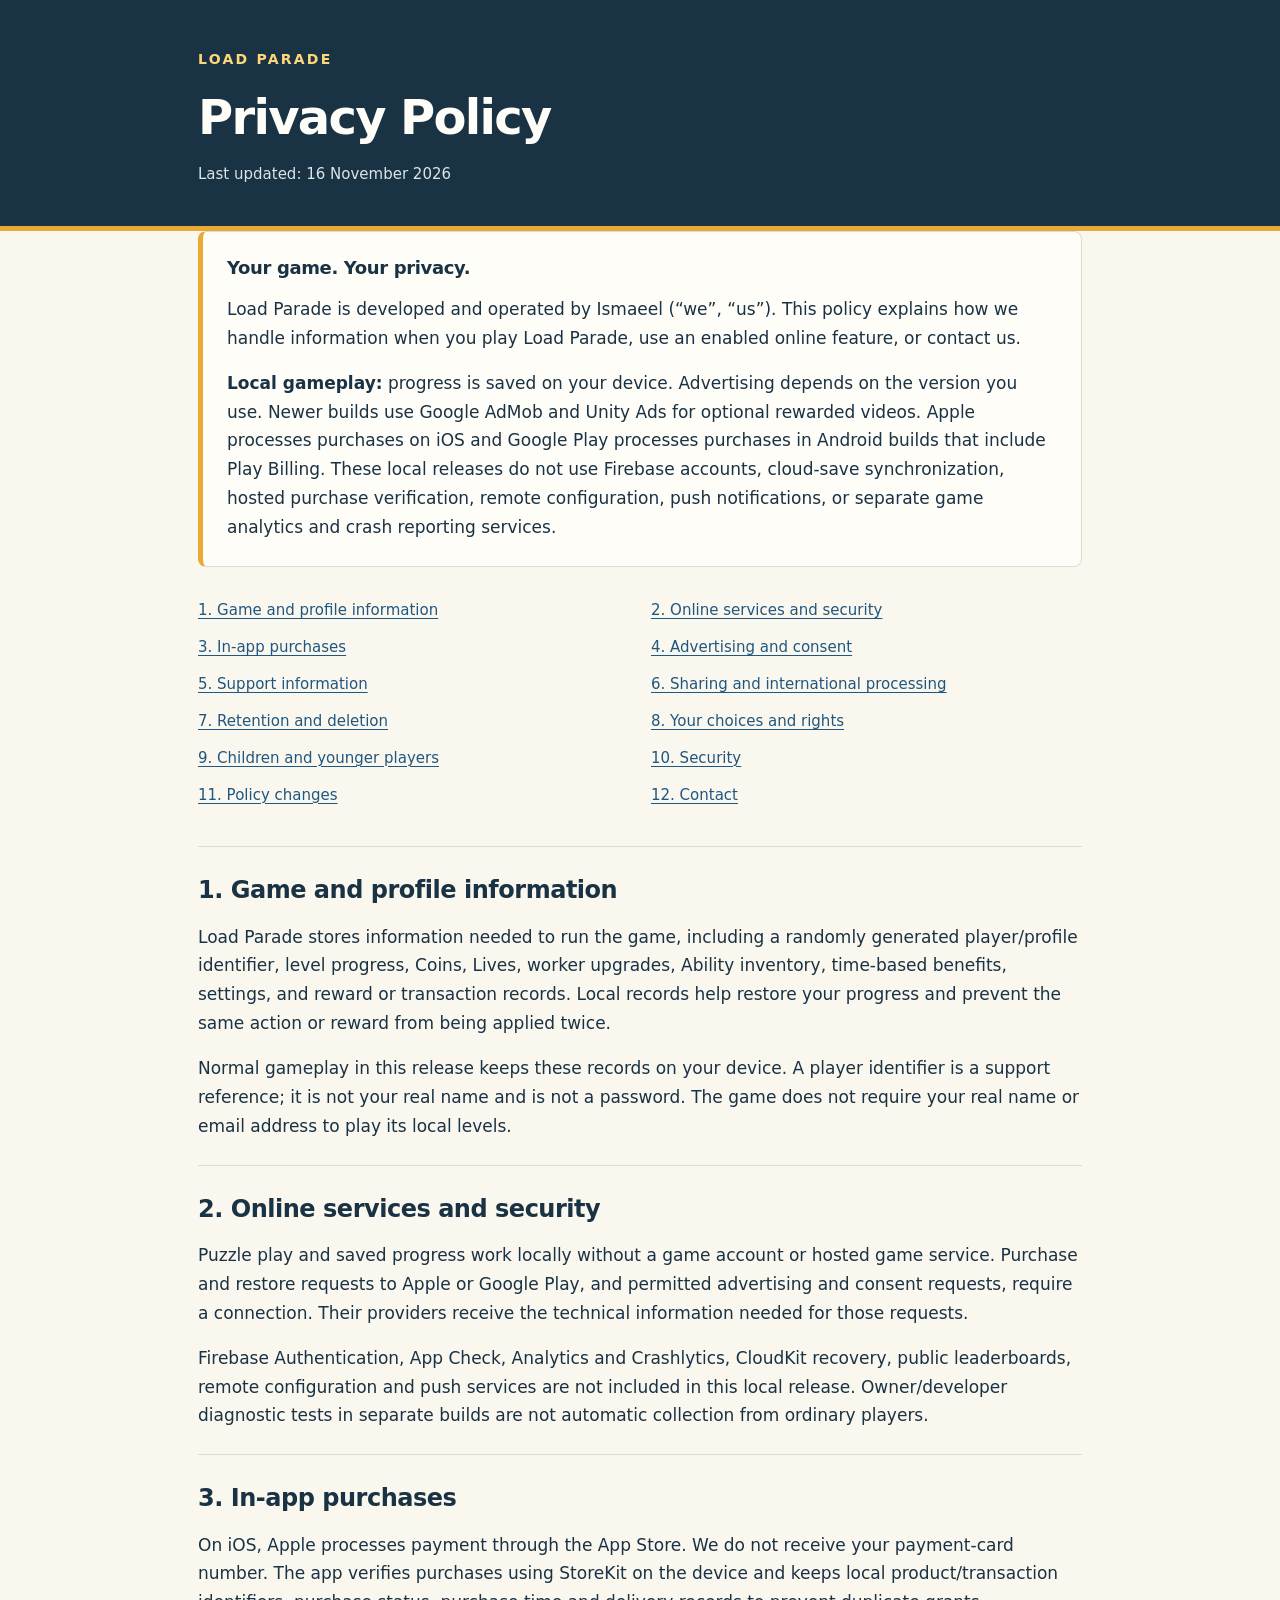
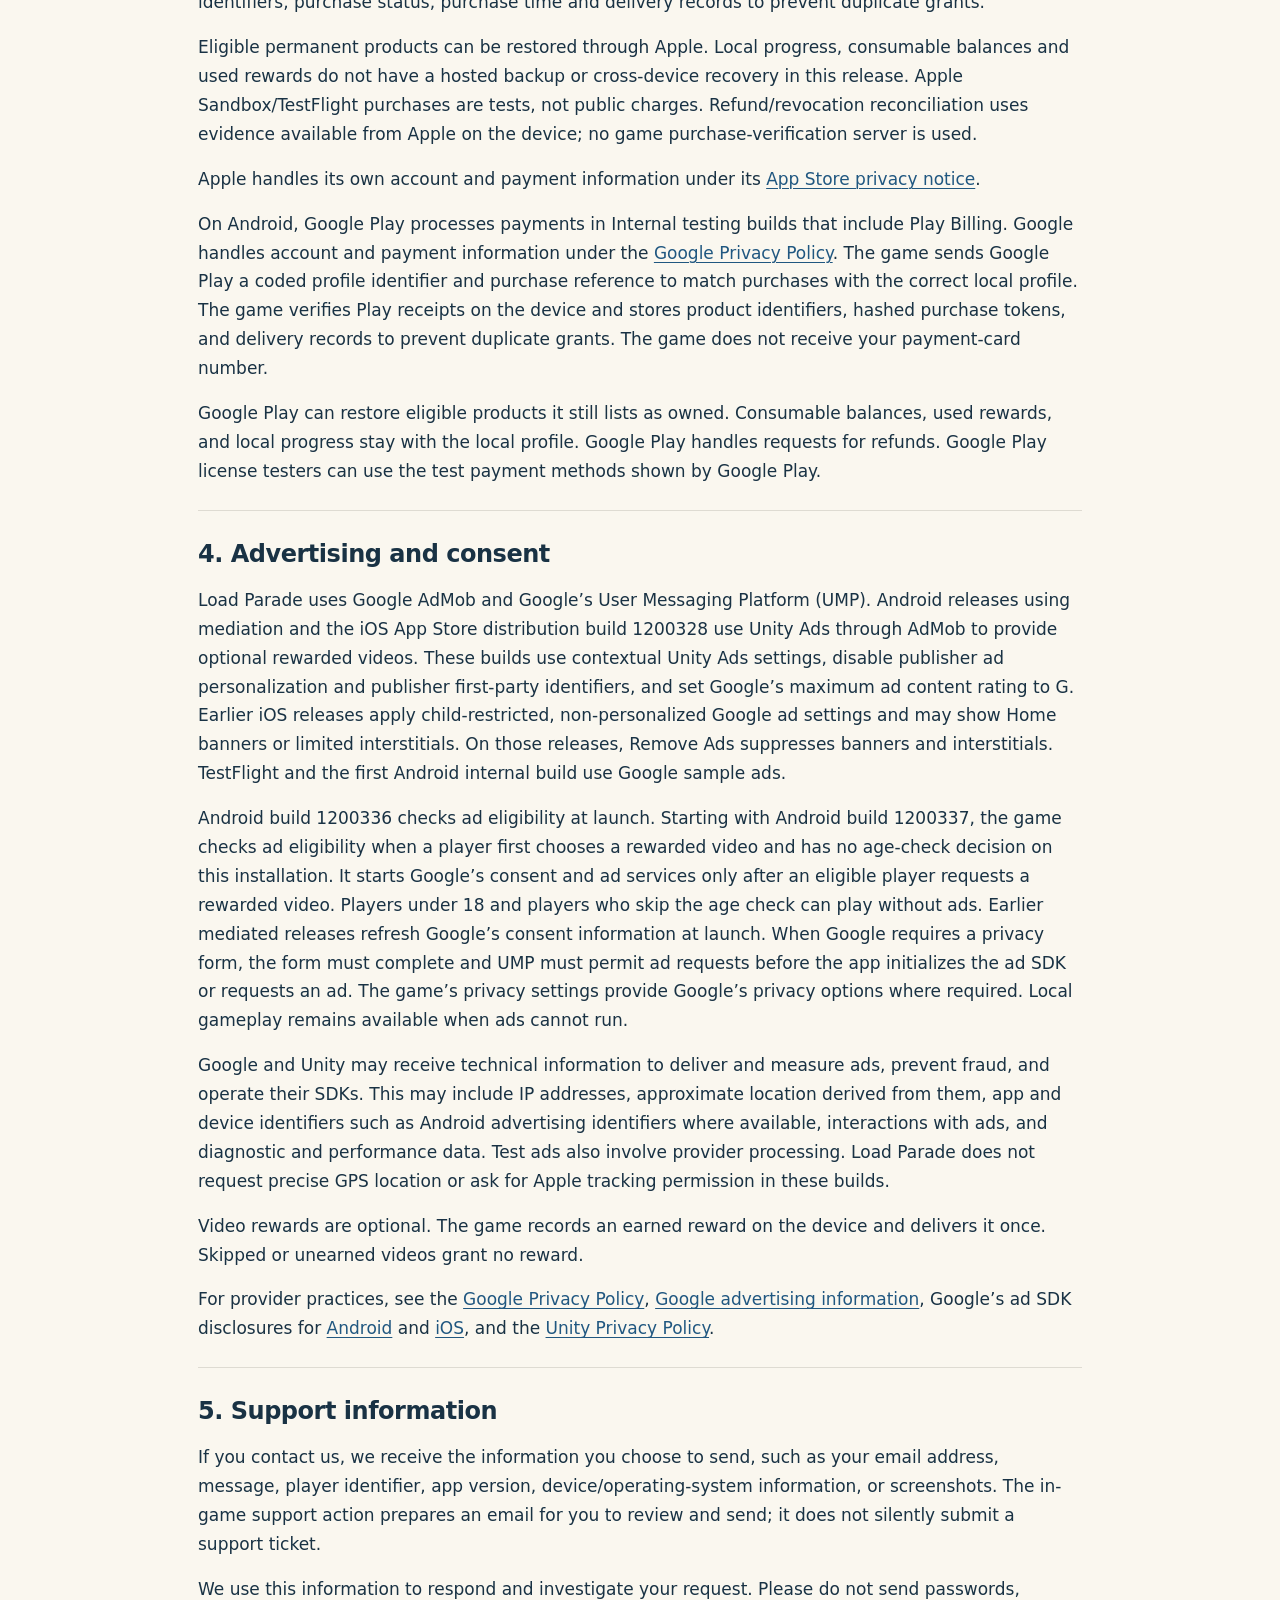
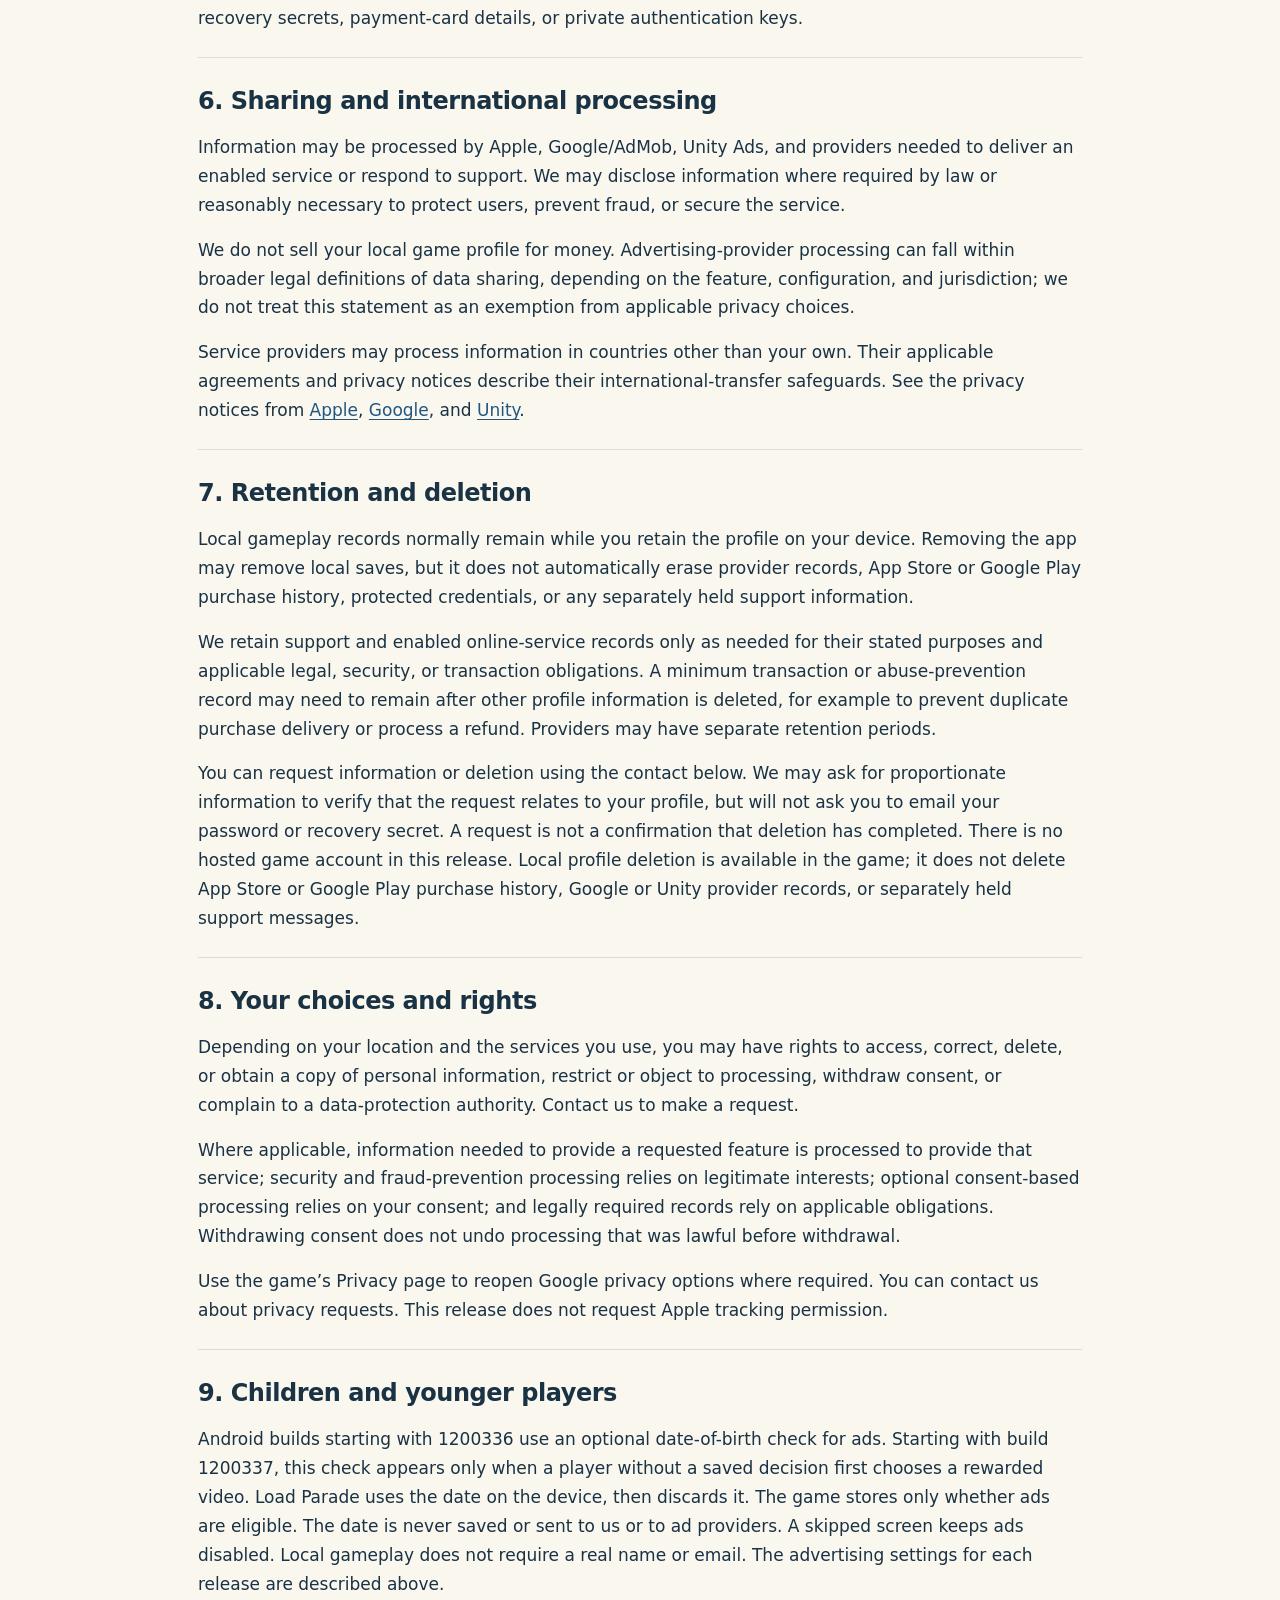
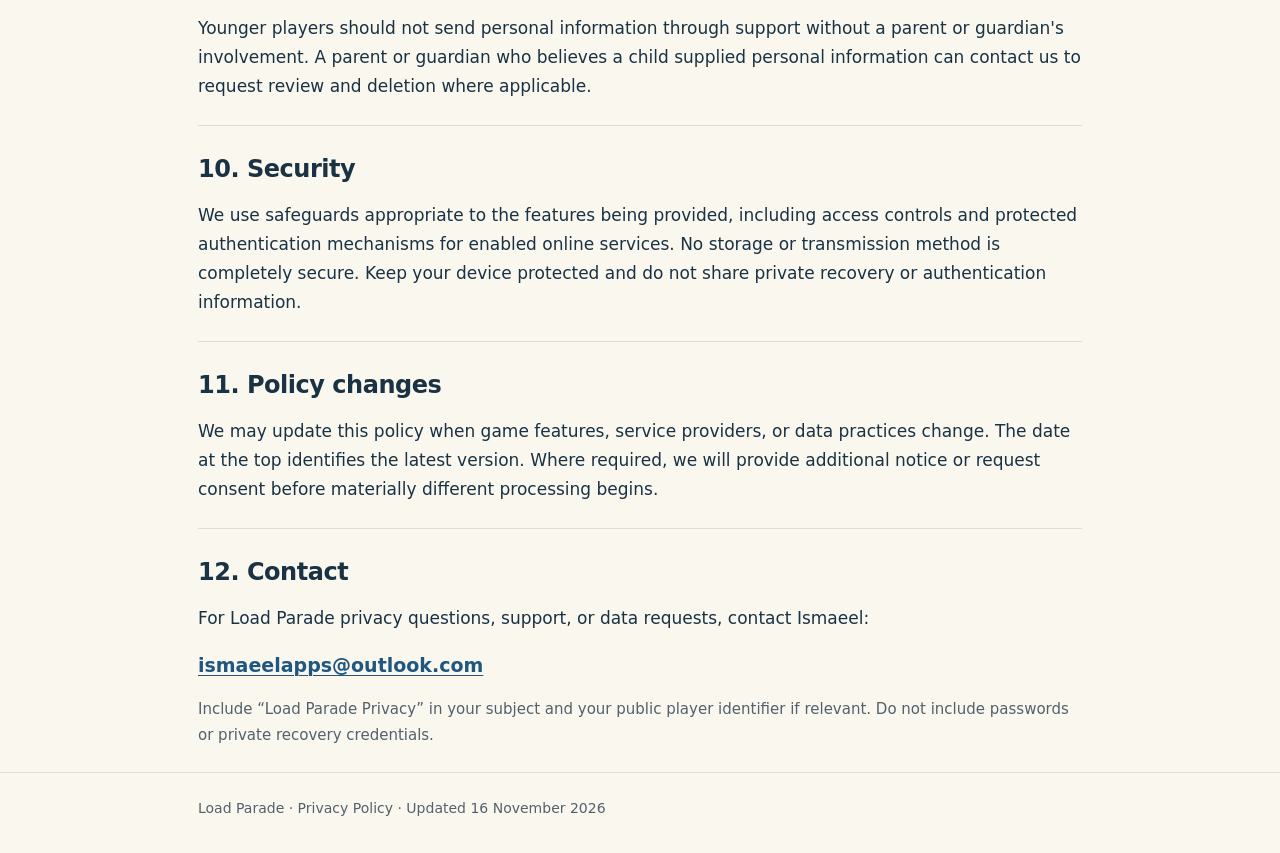
<file: loadparade/privacypolicy/index.html>
<!doctype html>
<html lang="en">
<head>
  <meta charset="utf-8">
  <meta name="viewport" content="width=device-width, initial-scale=1">
  <meta name="description" content="Privacy Policy for Load Parade: game saves, optional online services, purchases, advertising, privacy choices, and contact details.">
  <meta name="color-scheme" content="light">
  <title>Load Parade · Privacy Policy</title>
  <style>
    :root{--ink:#193244;--muted:#52616b;--cream:#faf7ef;--paper:#fffdf8;--amber:#e9aa35;--line:#dedbd2;--blue:#205780}
    *{box-sizing:border-box}html{scroll-padding-top:24px}body{margin:0;background:var(--cream);color:var(--ink);font:17px/1.7 system-ui,-apple-system,BlinkMacSystemFont,"Segoe UI",sans-serif}a{color:var(--blue);text-decoration-thickness:1px;text-underline-offset:3px}a:hover{text-decoration-thickness:2px}a:focus-visible{outline:3px solid var(--amber);outline-offset:4px}.skip{position:absolute;left:16px;top:-100px;padding:10px;background:white}.skip:focus{top:12px;z-index:2}.masthead{background:var(--ink);border-bottom:5px solid var(--amber);color:var(--paper)}.wrap{max-width:940px;margin:auto;padding:0 28px}.masthead .wrap{padding-top:48px;padding-bottom:38px}.brand{margin:0 0 18px;letter-spacing:.16em;font-size:14px;font-weight:800;color:#ffd77b}h1{font-size:clamp(32px,6vw,48px);line-height:1.13;letter-spacing:-.035em;margin:0 0 18px}h2{font-size:24px;line-height:1.3;margin:0 0 16px;letter-spacing:-.02em}.date{color:#dbe4e7;margin:0;font-size:15px}main{padding:32px 0 12px}p{margin:0 0 16px}ul{padding-left:22px;margin:12px 0 20px}li{margin-bottom:8px}.summary{padding:24px;background:var(--paper);border:1px solid var(--line);border-left:5px solid var(--amber);border-radius:8px;margin-bottom:28px}.summary h2{font-size:18px}.summary p:last-child{margin-bottom:0}nav{margin-bottom:38px}nav ul{list-style:none;padding:0;display:grid;grid-template-columns:1fr 1fr;gap:8px 22px}nav li{margin:0}nav a{font-size:15px}section{border-top:1px solid var(--line);padding:28px 0 8px;overflow-wrap:anywhere}.provider{padding:18px 20px;background:var(--paper);border:1px solid var(--line);border-radius:8px;margin-bottom:18px}.provider h3{font-size:18px;line-height:1.4;margin:0 0 8px}.provider p:last-child{margin:0}footer{border-top:1px solid var(--line);padding:24px 0 32px;font-size:14px;color:var(--muted)}.contact{font-size:19px;font-weight:650}.small{font-size:15px;color:var(--muted)}
    @media(max-width:560px){.wrap{padding-left:20px;padding-right:20px}.masthead .wrap{padding-top:32px;padding-bottom:28px}nav ul{grid-template-columns:1fr}body{font-size:16px}.summary{padding:18px}h2{font-size:22px}}
    @media print{body{background:white;color:black;font-size:11pt}.masthead{background:white;color:black;border-bottom:2px solid black}.brand,.date{color:black}.masthead .wrap{padding-top:10px;padding-bottom:15px}nav,.skip{display:none}.wrap{max-width:none;padding:0}.summary,.provider{background:white;border-color:#aaa}a{color:black}h1{font-size:26pt}h2{font-size:16pt}h2,h3{break-after:avoid}footer{padding-bottom:0}}
  </style>
</head>
<body>
<a class="skip" href="#policy">Skip to policy</a>
<header class="masthead"><div class="wrap">
  <p class="brand">LOAD PARADE</p>
  <h1>Privacy Policy</h1>
  <p class="date">Last updated: <time datetime="2026-11-16">16 November 2026</time></p>
</div></header>
<main id="policy" class="wrap">
  <div class="summary">
    <h2>Your game. Your privacy.</h2>
    <p>Load Parade is developed and operated by Ismaeel (“we”, “us”). This policy explains how we handle information when you play Load Parade, use an enabled online feature, or contact us.</p>
    <p><strong>Local gameplay:</strong> progress is saved on your device. Advertising depends on the version you use. Newer builds use Google AdMob and Unity Ads for optional rewarded videos. Apple processes purchases on iOS and Google Play processes purchases in Android builds that include Play Billing. These local releases do not use Firebase accounts, cloud-save synchronization, hosted purchase verification, remote configuration, push notifications, or separate game analytics and crash reporting services.</p>
  </div>
  <nav aria-label="Policy contents"><ul>
    <li><a href="#game-data">1. Game and profile information</a></li>
    <li><a href="#online">2. Online services and security</a></li>
    <li><a href="#purchases">3. In-app purchases</a></li>
    <li><a href="#advertising">4. Advertising and consent</a></li>
    <li><a href="#support">5. Support information</a></li>
    <li><a href="#sharing">6. Sharing and international processing</a></li>
    <li><a href="#retention">7. Retention and deletion</a></li>
    <li><a href="#choices">8. Your choices and rights</a></li>
    <li><a href="#children">9. Children and younger players</a></li>
    <li><a href="#security">10. Security</a></li>
    <li><a href="#changes">11. Policy changes</a></li>
    <li><a href="#contact">12. Contact</a></li>
  </ul></nav>

  <section id="game-data"><h2>1. Game and profile information</h2>
    <p>Load Parade stores information needed to run the game, including a randomly generated player/profile identifier, level progress, Coins, Lives, worker upgrades, Ability inventory, time-based benefits, settings, and reward or transaction records. Local records help restore your progress and prevent the same action or reward from being applied twice.</p>
    <p>Normal gameplay in this release keeps these records on your device. A player identifier is a support reference; it is not your real name and is not a password. The game does not require your real name or email address to play its local levels.</p>
  </section>

  <section id="online"><h2>2. Online services and security</h2>
<p>Puzzle play and saved progress work locally without a game account or hosted game service. Purchase and restore requests to Apple or Google Play, and permitted advertising and consent requests, require a connection. Their providers receive the technical information needed for those requests.</p>
<p>Firebase Authentication, App Check, Analytics and Crashlytics, CloudKit recovery, public leaderboards, remote configuration and push services are not included in this local release. Owner/developer diagnostic tests in separate builds are not automatic collection from ordinary players.</p>
  </section>

  <section id="purchases"><h2>3. In-app purchases</h2>
<p>On iOS, Apple processes payment through the App Store. We do not receive your payment-card number. The app verifies purchases using StoreKit on the device and keeps local product/transaction identifiers, purchase status, purchase time and delivery records to prevent duplicate grants.</p>
<p>Eligible permanent products can be restored through Apple. Local progress, consumable balances and used rewards do not have a hosted backup or cross-device recovery in this release. Apple Sandbox/TestFlight purchases are tests, not public charges. Refund/revocation reconciliation uses evidence available from Apple on the device; no game purchase-verification server is used.</p>
<p>Apple handles its own account and payment information under its <a href="https://www.apple.com/legal/privacy/data/en/appstore/">App Store privacy notice</a>.</p>
<p>On Android, Google Play processes payments in Internal testing builds that include Play Billing. Google handles account and payment information under the <a href="https://policies.google.com/privacy">Google Privacy Policy</a>. The game sends Google Play a coded profile identifier and purchase reference to match purchases with the correct local profile. The game verifies Play receipts on the device and stores product identifiers, hashed purchase tokens, and delivery records to prevent duplicate grants. The game does not receive your payment-card number.</p>
<p>Google Play can restore eligible products it still lists as owned. Consumable balances, used rewards, and local progress stay with the local profile. Google Play handles requests for refunds. Google Play license testers can use the test payment methods shown by Google Play.</p>
  </section>

  <section id="advertising"><h2>4. Advertising and consent</h2>
<p>Load Parade uses Google AdMob and Google’s User Messaging Platform (UMP). Android releases using mediation and the iOS App Store distribution build 1200328 use Unity Ads through AdMob to provide optional rewarded videos. These builds use contextual Unity Ads settings, disable publisher ad personalization and publisher first-party identifiers, and set Google’s maximum ad content rating to G. Earlier iOS releases apply child-restricted, non-personalized Google ad settings and may show Home banners or limited interstitials. On those releases, Remove Ads suppresses banners and interstitials. TestFlight and the first Android internal build use Google sample ads.</p>
<p>Android build 1200336 checks ad eligibility at launch. Starting with Android build 1200337, the game checks ad eligibility when a player first chooses a rewarded video and has no age-check decision on this installation. It starts Google’s consent and ad services only after an eligible player requests a rewarded video. Players under 18 and players who skip the age check can play without ads. Earlier mediated releases refresh Google’s consent information at launch. When Google requires a privacy form, the form must complete and UMP must permit ad requests before the app initializes the ad SDK or requests an ad. The game’s privacy settings provide Google’s privacy options where required. Local gameplay remains available when ads cannot run.</p>
<p>Google and Unity may receive technical information to deliver and measure ads, prevent fraud, and operate their SDKs. This may include IP addresses, approximate location derived from them, app and device identifiers such as Android advertising identifiers where available, interactions with ads, and diagnostic and performance data. Test ads also involve provider processing. Load Parade does not request precise GPS location or ask for Apple tracking permission in these builds.</p>
<p>Video rewards are optional. The game records an earned reward on the device and delivers it once. Skipped or unearned videos grant no reward.</p>
<p>For provider practices, see the <a href="https://policies.google.com/privacy">Google Privacy Policy</a>, <a href="https://policies.google.com/technologies/ads">Google advertising information</a>, Google’s ad SDK disclosures for <a href="https://developers.google.com/admob/android/privacy/play-data-disclosure">Android</a> and <a href="https://developers.google.com/admob/ios/privacy/data-disclosure">iOS</a>, and the <a href="https://unity.com/legal/privacy-policy">Unity Privacy Policy</a>.</p>
  </section>

  <section id="support"><h2>5. Support information</h2>
    <p>If you contact us, we receive the information you choose to send, such as your email address, message, player identifier, app version, device/operating-system information, or screenshots. The in-game support action prepares an email for you to review and send; it does not silently submit a support ticket.</p>
    <p>We use this information to respond and investigate your request. Please do not send passwords, recovery secrets, payment-card details, or private authentication keys.</p>
  </section>

  <section id="sharing"><h2>6. Sharing and international processing</h2>
    <p>Information may be processed by Apple, Google/AdMob, Unity Ads, and providers needed to deliver an enabled service or respond to support. We may disclose information where required by law or reasonably necessary to protect users, prevent fraud, or secure the service.</p>
    <p>We do not sell your local game profile for money. Advertising-provider processing can fall within broader legal definitions of data sharing, depending on the feature, configuration, and jurisdiction; we do not treat this statement as an exemption from applicable privacy choices.</p>
    <p>Service providers may process information in countries other than your own. Their applicable agreements and privacy notices describe their international-transfer safeguards. See the privacy notices from <a href="https://www.apple.com/legal/privacy/">Apple</a>, <a href="https://policies.google.com/privacy">Google</a>, and <a href="https://unity.com/legal/privacy-policy">Unity</a>.</p>
  </section>

  <section id="retention"><h2>7. Retention and deletion</h2>
    <p>Local gameplay records normally remain while you retain the profile on your device. Removing the app may remove local saves, but it does not automatically erase provider records, App Store or Google Play purchase history, protected credentials, or any separately held support information.</p>
    <p>We retain support and enabled online-service records only as needed for their stated purposes and applicable legal, security, or transaction obligations. A minimum transaction or abuse-prevention record may need to remain after other profile information is deleted, for example to prevent duplicate purchase delivery or process a refund. Providers may have separate retention periods.</p>
    <p>You can request information or deletion using the contact below. We may ask for proportionate information to verify that the request relates to your profile, but will not ask you to email your password or recovery secret. A request is not a confirmation that deletion has completed. There is no hosted game account in this release. Local profile deletion is available in the game; it does not delete App Store or Google Play purchase history, Google or Unity provider records, or separately held support messages.</p>
  </section>

  <section id="choices"><h2>8. Your choices and rights</h2>
    <p>Depending on your location and the services you use, you may have rights to access, correct, delete, or obtain a copy of personal information, restrict or object to processing, withdraw consent, or complain to a data-protection authority. Contact us to make a request.</p>
    <p>Where applicable, information needed to provide a requested feature is processed to provide that service; security and fraud-prevention processing relies on legitimate interests; optional consent-based processing relies on your consent; and legally required records rely on applicable obligations. Withdrawing consent does not undo processing that was lawful before withdrawal.</p>
    <p>Use the game’s Privacy page to reopen Google privacy options where required. You can contact us about privacy requests. This release does not request Apple tracking permission.</p>
  </section>

  <section id="children"><h2>9. Children and younger players</h2>
<p>Android builds starting with 1200336 use an optional date-of-birth check for ads. Starting with build 1200337, this check appears only when a player without a saved decision first chooses a rewarded video. Load Parade uses the date on the device, then discards it. The game stores only whether ads are eligible. The date is never saved or sent to us or to ad providers. A skipped screen keeps ads disabled. Local gameplay does not require a real name or email. The advertising settings for each release are described above.</p>
<p>Younger players should not send personal information through support without a parent or guardian's involvement. A parent or guardian who believes a child supplied personal information can contact us to request review and deletion where applicable.</p>
  </section>

  <section id="security"><h2>10. Security</h2>
    <p>We use safeguards appropriate to the features being provided, including access controls and protected authentication mechanisms for enabled online services. No storage or transmission method is completely secure. Keep your device protected and do not share private recovery or authentication information.</p>
  </section>

  <section id="changes"><h2>11. Policy changes</h2>
    <p>We may update this policy when game features, service providers, or data practices change. The date at the top identifies the latest version. Where required, we will provide additional notice or request consent before materially different processing begins.</p>
  </section>

  <section id="contact"><h2>12. Contact</h2>
    <p>For Load Parade privacy questions, support, or data requests, contact Ismaeel:</p>
    <p class="contact"><a href="mailto:ismaeelapps@outlook.com?subject=Load%20Parade%20Privacy">ismaeelapps@outlook.com</a></p>
    <p class="small">Include “Load Parade Privacy” in your subject and your public player identifier if relevant. Do not include passwords or private recovery credentials.</p>
  </section>
</main>
<footer><div class="wrap">Load Parade · Privacy Policy · Updated 16 November 2026</div></footer>
</body>
</html>
</file>
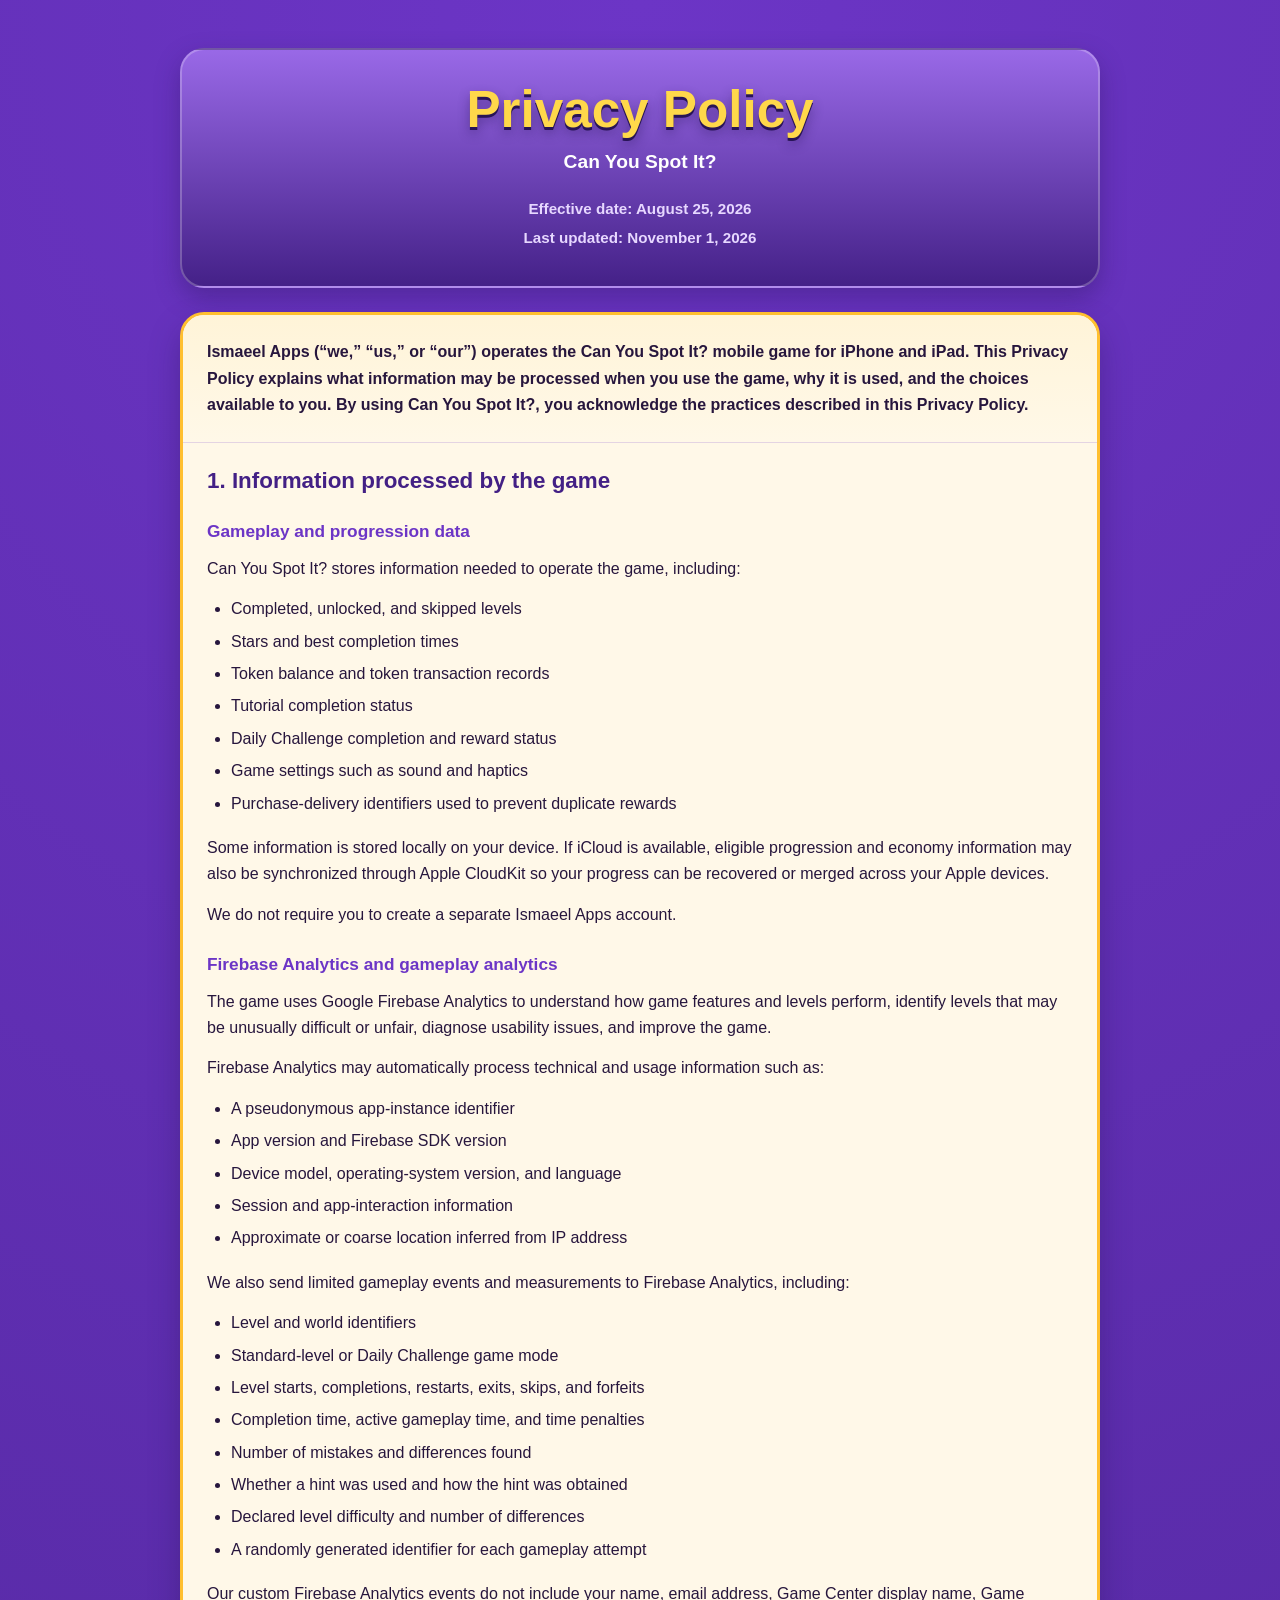
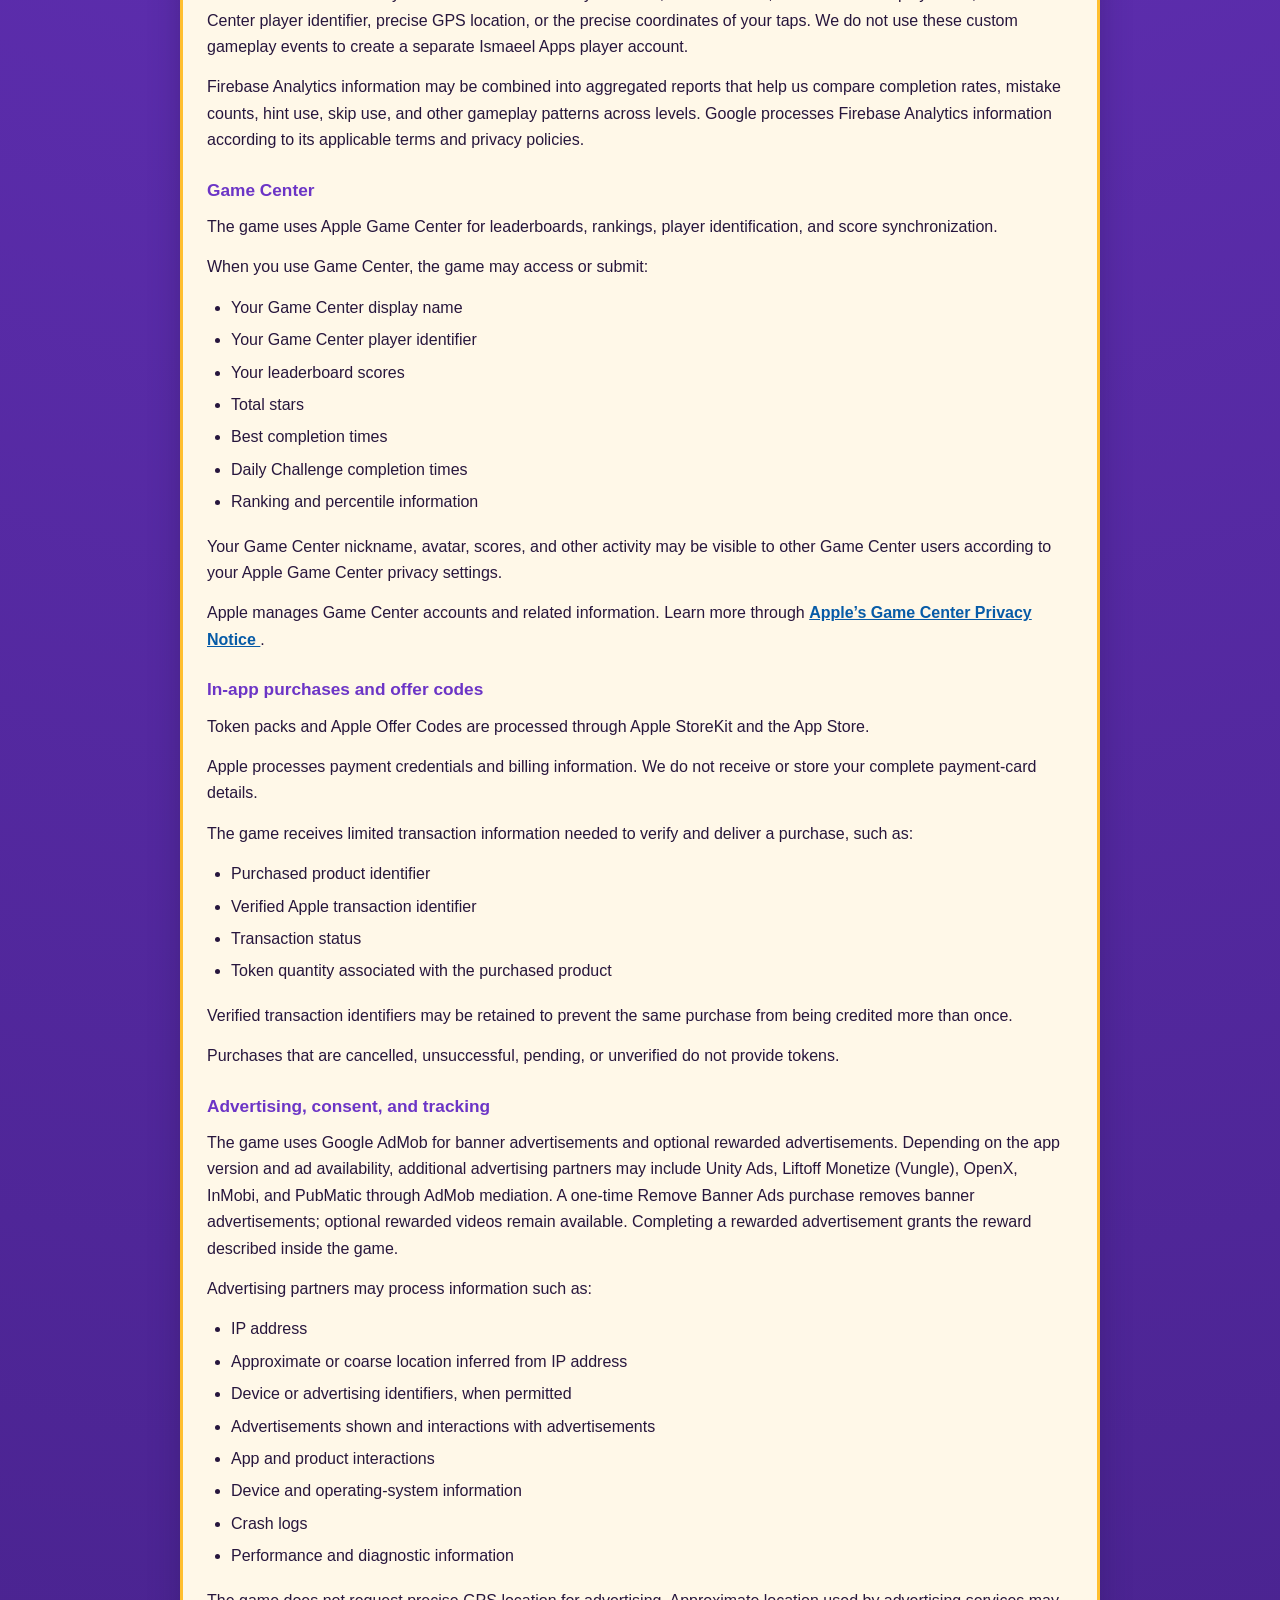
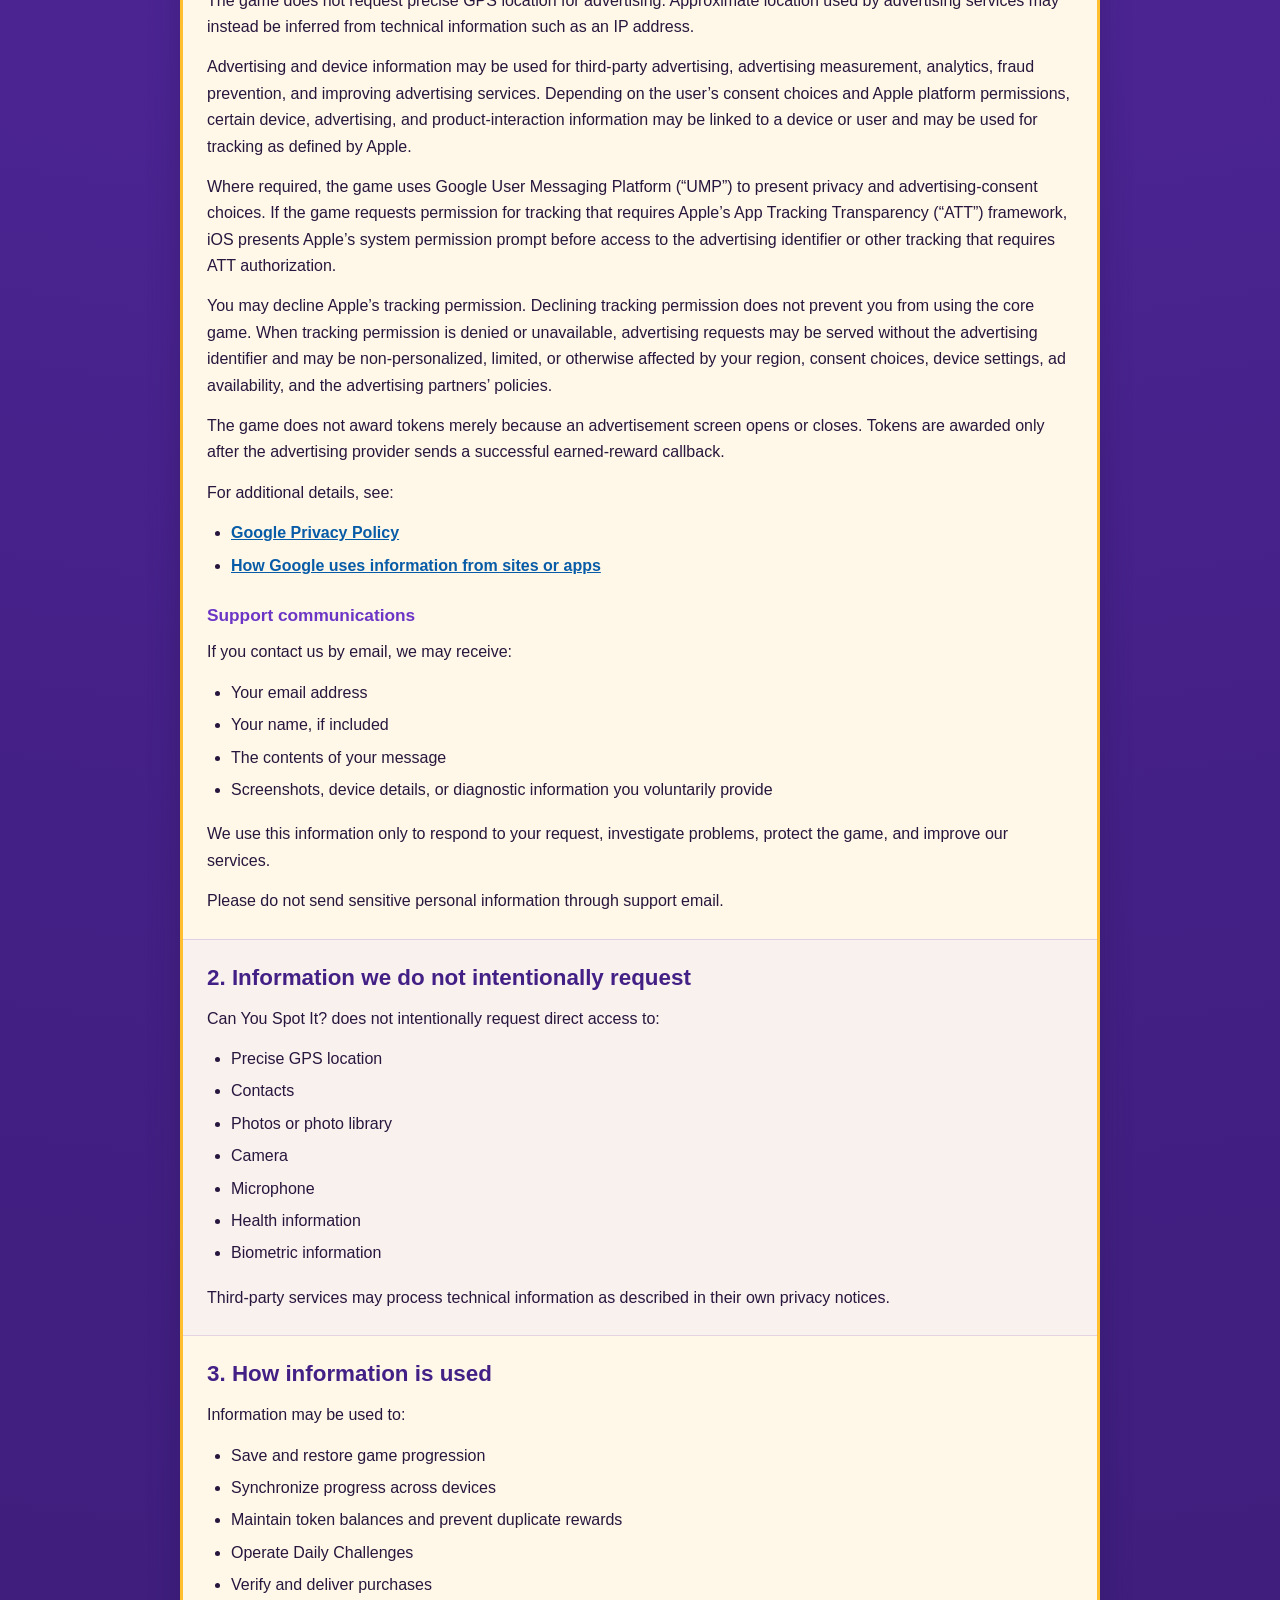
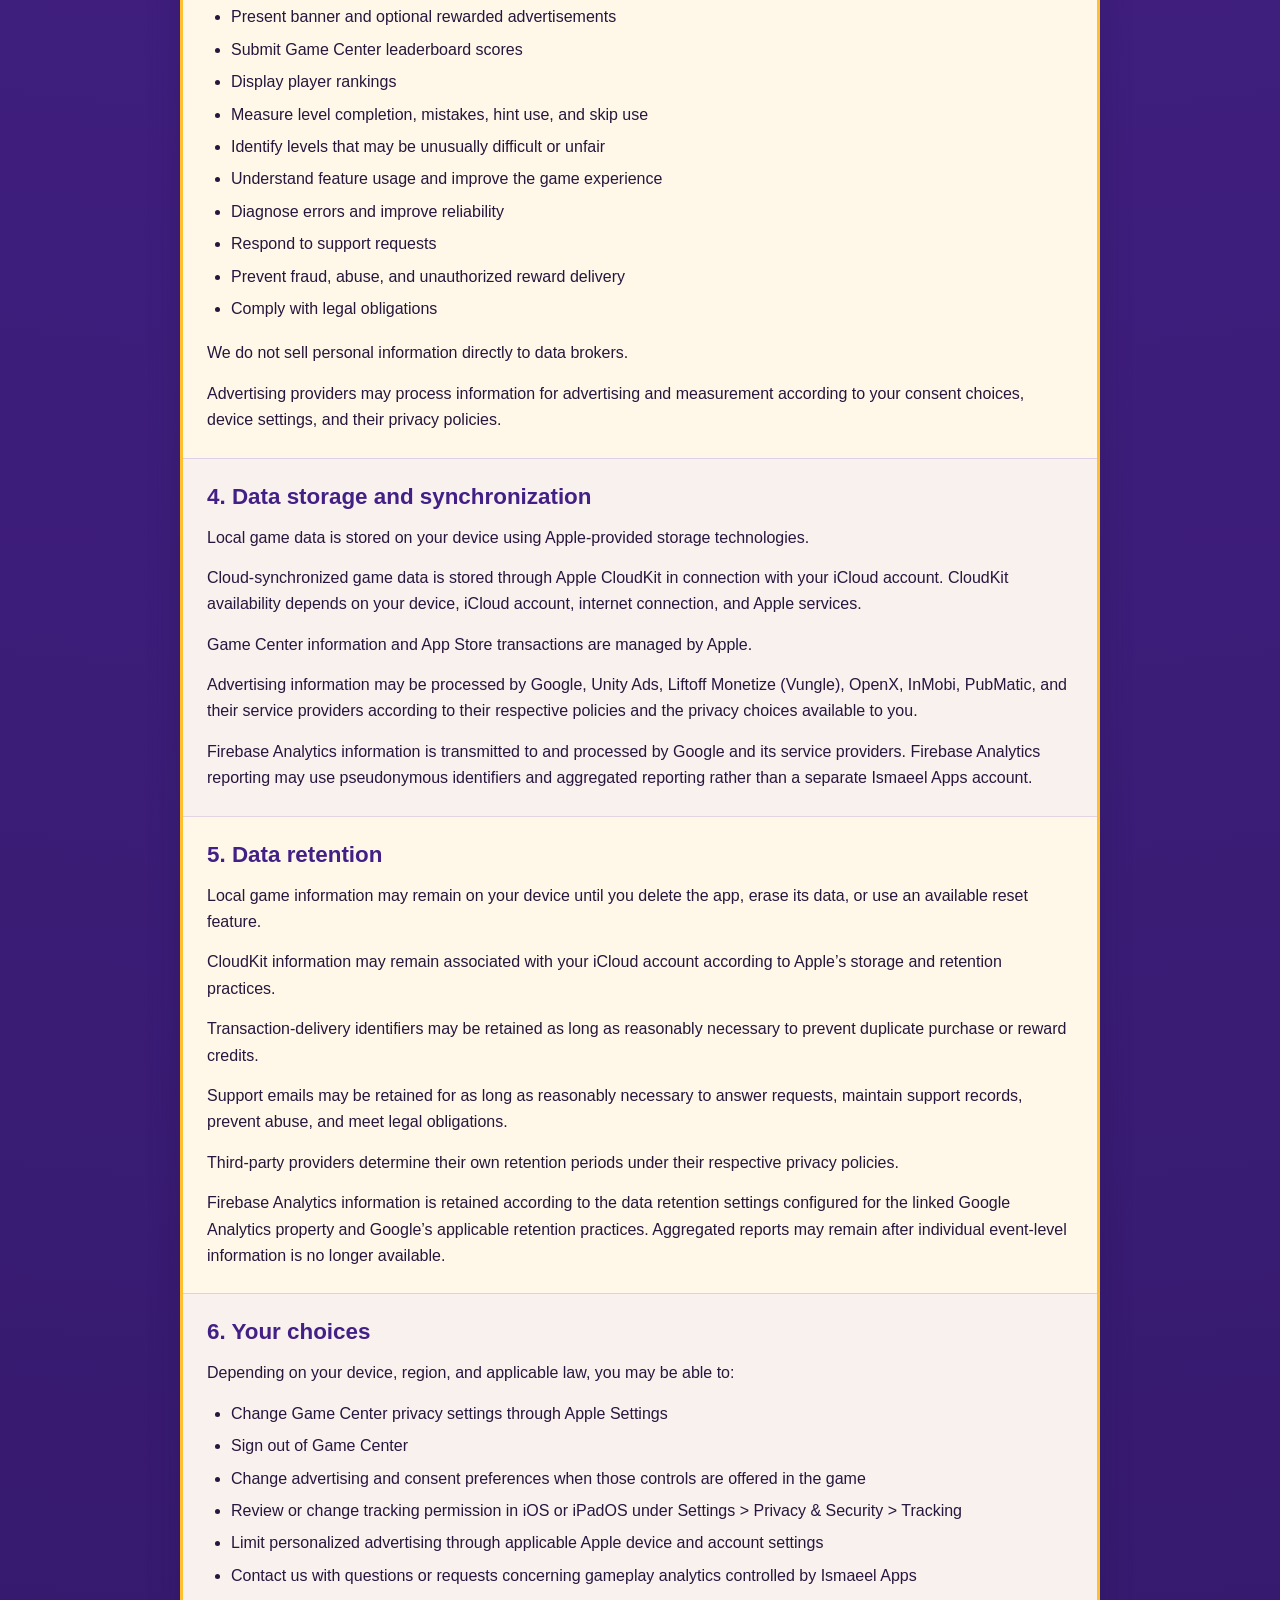
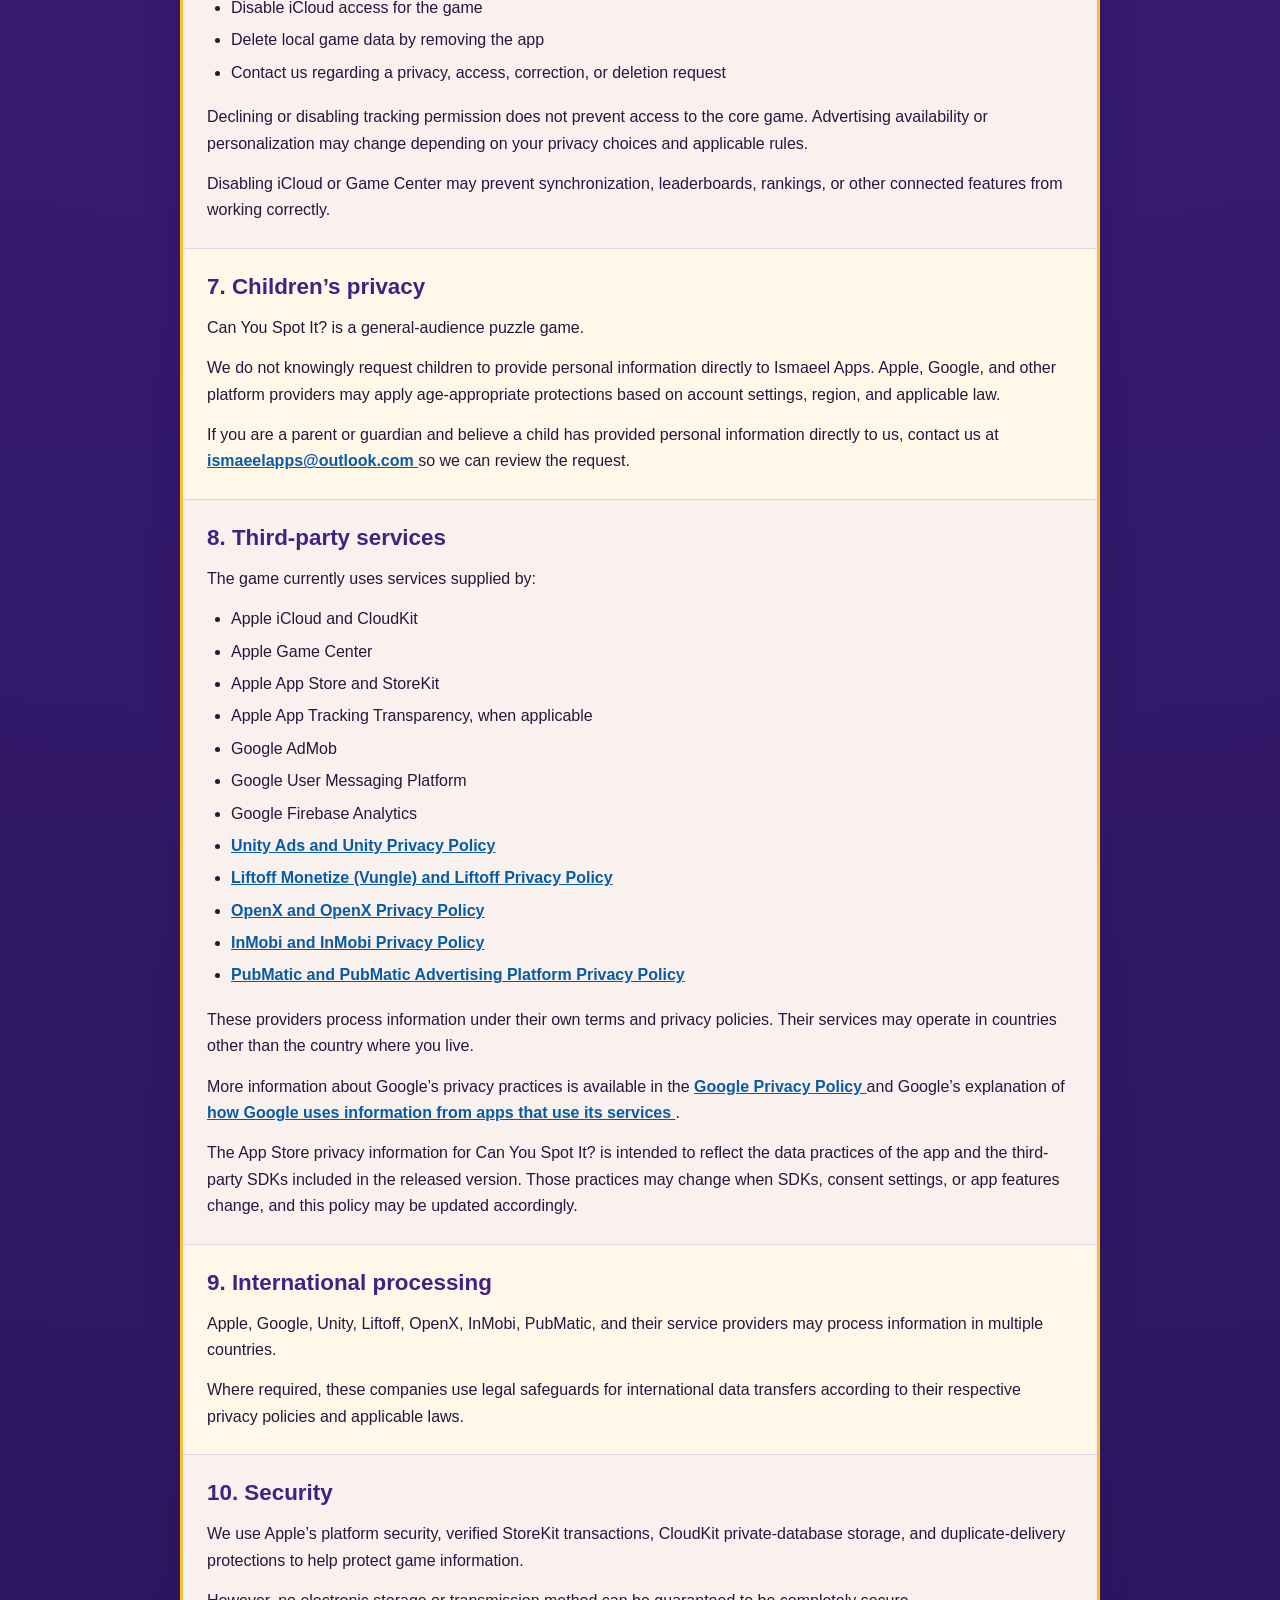
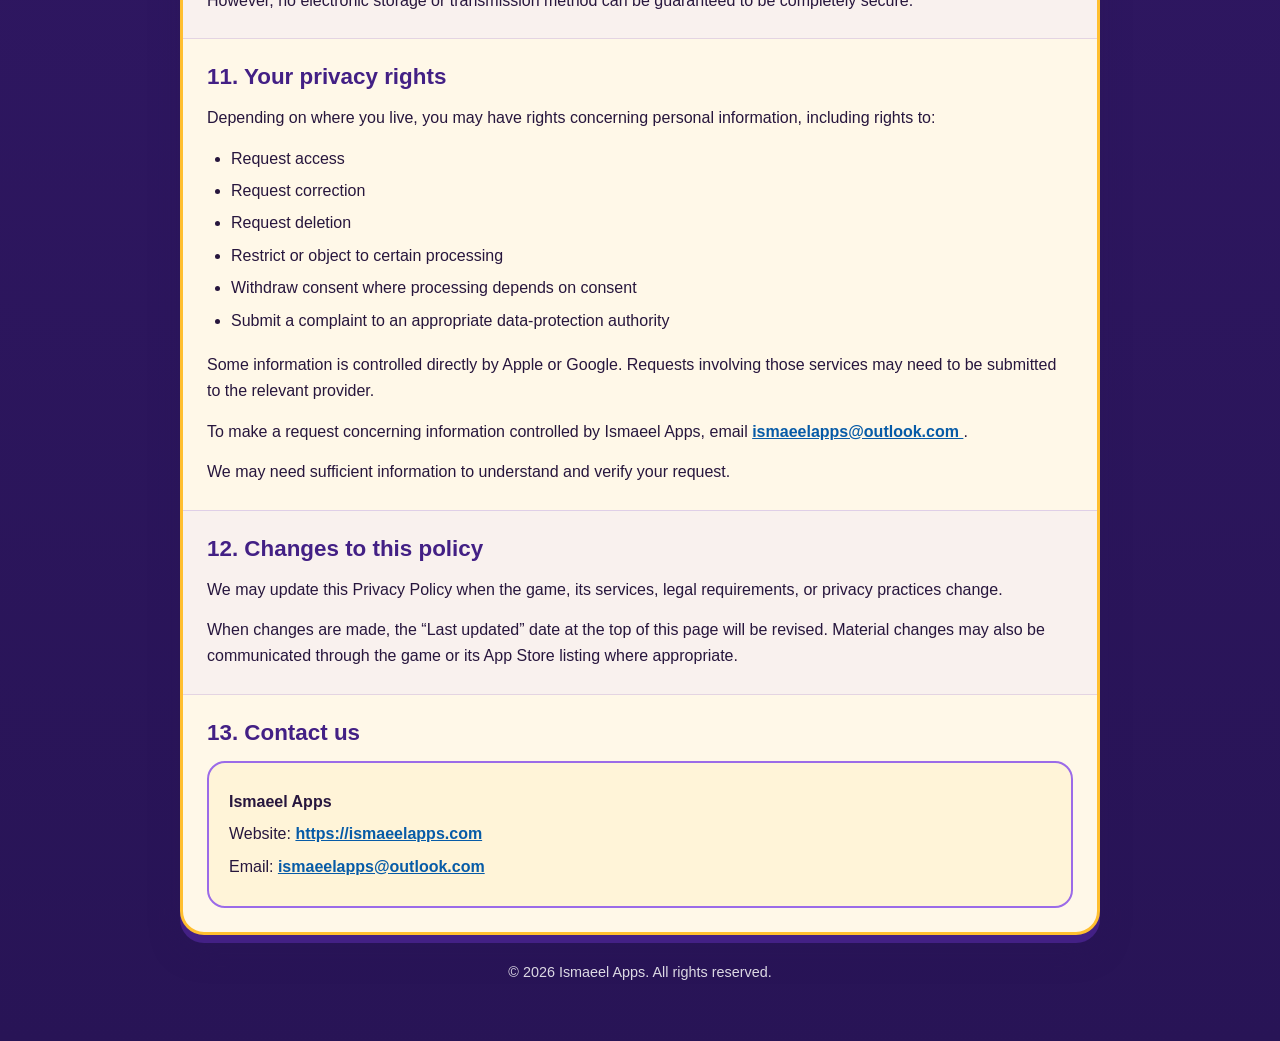
<file: privacy.html>
<!DOCTYPE html>
<html lang="en">
<head>
  <meta charset="UTF-8">
  <meta name="viewport" content="width=device-width, initial-scale=1.0">

  <title>Privacy Policy | Can You Spot It?</title>

  <meta
    name="description"
    content="Privacy Policy for the Can You Spot It? mobile game by Ismaeel Apps."
  >

  <style>
    :root {
      --primary-purple: #6c35c6;
      --dark-purple: #432085;
      --deep-purple: #281456;
      --light-purple: #9b6be8;
      --lavender: #e7d8ff;
      --gold: #ffbf2f;
      --bright-yellow: #ffd84a;
      --cream: #fff4d8;
      --warm-card: #fff8e8;
      --primary-text: #27163d;
      --secondary-text: #69567d;
      --link-blue: #075ba7;
      --white: #ffffff;
    }

    * {
      box-sizing: border-box;
    }

    html {
      scroll-behavior: smooth;
    }

    body {
      margin: 0;
      min-height: 100vh;
      color: var(--primary-text);
      background:
        radial-gradient(
          circle at top,
          var(--primary-purple) 0%,
          var(--dark-purple) 45%,
          var(--deep-purple) 100%
        );
      font-family:
        -apple-system,
        BlinkMacSystemFont,
        "Segoe UI",
        Roboto,
        Helvetica,
        Arial,
        sans-serif;
      line-height: 1.65;
    }

    .page {
      width: min(920px, calc(100% - 32px));
      margin: 0 auto;
      padding: 48px 0;
    }

    .header {
      margin-bottom: 24px;
      padding: 32px 24px;
      color: var(--white);
      text-align: center;
      border: 2px solid rgba(255, 255, 255, 0.24);
      border-radius: 24px;
      background:
        linear-gradient(
          180deg,
          rgba(155, 107, 232, 0.96),
          rgba(67, 32, 133, 0.96)
        );
      box-shadow: 0 10px 24px rgba(40, 20, 86, 0.35);
    }

    .header h1 {
      margin: 0 0 8px;
      color: var(--bright-yellow);
      font-size: clamp(2rem, 7vw, 3.2rem);
      line-height: 1.1;
      text-shadow:
        0 3px 0 var(--deep-purple),
        0 6px 12px rgba(40, 20, 86, 0.45);
    }

    .header .game-name {
      margin: 0 0 18px;
      font-size: 1.2rem;
      font-weight: 800;
    }

    .header .date {
      margin: 4px 0;
      color: var(--lavender);
      font-size: 0.95rem;
      font-weight: 600;
    }

    .content {
      overflow: hidden;
      border: 3px solid var(--gold);
      border-radius: 24px;
      background: var(--warm-card);
      box-shadow:
        0 8px 0 var(--dark-purple),
        0 16px 30px rgba(40, 20, 86, 0.35);
    }

    .intro {
      margin: 0;
      padding: 24px;
      background: linear-gradient(
        180deg,
        var(--cream),
        var(--warm-card)
      );
      font-weight: 600;
    }

    section {
      padding: 24px;
      border-top: 1px solid rgba(108, 53, 198, 0.18);
    }

    section:nth-of-type(even) {
      background: rgba(231, 216, 255, 0.24);
    }

    h2 {
      margin: 0 0 14px;
      color: var(--dark-purple);
      font-size: 1.4rem;
      line-height: 1.25;
    }

    h3 {
      margin: 22px 0 10px;
      color: var(--primary-purple);
      font-size: 1.08rem;
    }

    p {
      margin: 0 0 14px;
    }

    p:last-child {
      margin-bottom: 0;
    }

    ul {
      margin: 10px 0 18px;
      padding-left: 24px;
    }

    li {
      margin: 6px 0;
    }

    a {
      color: var(--link-blue);
      font-weight: 700;
      overflow-wrap: anywhere;
    }

    a:hover,
    a:focus {
      color: var(--primary-purple);
    }

    .contact-card {
      padding: 20px;
      border: 2px solid var(--light-purple);
      border-radius: 18px;
      background: var(--cream);
    }

    .contact-card p {
      margin: 6px 0;
    }

    .footer {
      padding: 26px 16px 8px;
      color: rgba(255, 255, 255, 0.84);
      text-align: center;
      font-size: 0.9rem;
    }

    @media (max-width: 600px) {
      .page {
        width: min(100% - 20px, 920px);
        padding: 20px 0 32px;
      }

      .header {
        padding: 26px 16px;
        border-radius: 20px;
      }

      .content {
        border-radius: 20px;
      }

      .intro,
      section {
        padding: 20px 17px;
      }
    }
  </style>
</head>

<body>
  <main class="page">
    <header class="header">
      <h1>Privacy Policy</h1>
      <p class="game-name">Can You Spot It?</p>
      <p class="date">
        <strong>Effective date:</strong> August 25, 2026
      </p>
      <p class="date">
        <strong>Last updated:</strong> November 1, 2026
      </p>
    </header>

    <article class="content">
      <p class="intro">
        Ismaeel Apps (“we,” “us,” or “our”) operates the
        <strong>Can You Spot It?</strong> mobile game for iPhone and iPad.
        This Privacy Policy explains what information may be processed when
        you use the game, why it is used, and the choices available to you.
        By using Can You Spot It?, you acknowledge the practices described
        in this Privacy Policy.
      </p>

      <section>
        <h2>1. Information processed by the game</h2>

        <h3>Gameplay and progression data</h3>

        <p>
          Can You Spot It? stores information needed to operate the game,
          including:
        </p>

        <ul>
          <li>Completed, unlocked, and skipped levels</li>
          <li>Stars and best completion times</li>
          <li>Token balance and token transaction records</li>
          <li>Tutorial completion status</li>
          <li>Daily Challenge completion and reward status</li>
          <li>Game settings such as sound and haptics</li>
          <li>
            Purchase-delivery identifiers used to prevent duplicate rewards
          </li>
        </ul>

        <p>
          Some information is stored locally on your device. If iCloud is
          available, eligible progression and economy information may also be
          synchronized through Apple CloudKit so your progress can be
          recovered or merged across your Apple devices.
        </p>

        <p>
          We do not require you to create a separate Ismaeel Apps account.
        </p>

        <h3>Firebase Analytics and gameplay analytics</h3>

        <p>
          The game uses Google Firebase Analytics to understand how game
          features and levels perform, identify levels that may be unusually
          difficult or unfair, diagnose usability issues, and improve the
          game.
        </p>

        <p>
          Firebase Analytics may automatically process technical and usage
          information such as:
        </p>

        <ul>
          <li>A pseudonymous app-instance identifier</li>
          <li>App version and Firebase SDK version</li>
          <li>Device model, operating-system version, and language</li>
          <li>Session and app-interaction information</li>
          <li>Approximate or coarse location inferred from IP address</li>
        </ul>

        <p>
          We also send limited gameplay events and measurements to Firebase
          Analytics, including:
        </p>

        <ul>
          <li>Level and world identifiers</li>
          <li>Standard-level or Daily Challenge game mode</li>
          <li>Level starts, completions, restarts, exits, skips, and forfeits</li>
          <li>Completion time, active gameplay time, and time penalties</li>
          <li>Number of mistakes and differences found</li>
          <li>Whether a hint was used and how the hint was obtained</li>
          <li>Declared level difficulty and number of differences</li>
          <li>A randomly generated identifier for each gameplay attempt</li>
        </ul>

        <p>
          Our custom Firebase Analytics events do not include your name,
          email address, Game Center display name, Game Center player
          identifier, precise GPS location, or the precise coordinates of
          your taps. We do not use these custom gameplay events to create a
          separate Ismaeel Apps player account.
        </p>

        <p>
          Firebase Analytics information may be combined into aggregated
          reports that help us compare completion rates, mistake counts,
          hint use, skip use, and other gameplay patterns across levels.
          Google processes Firebase Analytics information according to its
          applicable terms and privacy policies.
        </p>

        <h3>Game Center</h3>

        <p>
          The game uses Apple Game Center for leaderboards, rankings, player
          identification, and score synchronization.
        </p>

        <p>When you use Game Center, the game may access or submit:</p>

        <ul>
          <li>Your Game Center display name</li>
          <li>Your Game Center player identifier</li>
          <li>Your leaderboard scores</li>
          <li>Total stars</li>
          <li>Best completion times</li>
          <li>Daily Challenge completion times</li>
          <li>Ranking and percentile information</li>
        </ul>

        <p>
          Your Game Center nickname, avatar, scores, and other activity may
          be visible to other Game Center users according to your Apple Game
          Center privacy settings.
        </p>

        <p>
          Apple manages Game Center accounts and related information.
          Learn more through
          <a
            href="https://www.apple.com/legal/privacy/data/en/game-center/"
            target="_blank"
            rel="noopener noreferrer"
          >
            Apple’s Game Center Privacy Notice
          </a>.
        </p>

        <h3>In-app purchases and offer codes</h3>

        <p>
          Token packs and Apple Offer Codes are processed through Apple
          StoreKit and the App Store.
        </p>

        <p>
          Apple processes payment credentials and billing information. We do
          not receive or store your complete payment-card details.
        </p>

        <p>
          The game receives limited transaction information needed to verify
          and deliver a purchase, such as:
        </p>

        <ul>
          <li>Purchased product identifier</li>
          <li>Verified Apple transaction identifier</li>
          <li>Transaction status</li>
          <li>Token quantity associated with the purchased product</li>
        </ul>

        <p>
          Verified transaction identifiers may be retained to prevent the
          same purchase from being credited more than once.
        </p>

        <p>
          Purchases that are cancelled, unsuccessful, pending, or unverified
          do not provide tokens.
        </p>

        <h3>Advertising, consent, and tracking</h3>

        <p>
          The game uses Google AdMob for banner advertisements and optional
          rewarded advertisements. Depending on the app version and ad availability,
          additional advertising partners may include Unity Ads, Liftoff Monetize
          (Vungle), OpenX, InMobi, and PubMatic through AdMob mediation. A one-time Remove Banner Ads purchase removes
          banner advertisements; optional rewarded videos remain available.
          Completing a rewarded advertisement grants the reward described
          inside the game.
        </p>

        <p>
          Advertising partners may process information such as:
        </p>

        <ul>
          <li>IP address</li>
          <li>Approximate or coarse location inferred from IP address</li>
          <li>Device or advertising identifiers, when permitted</li>
          <li>Advertisements shown and interactions with advertisements</li>
          <li>App and product interactions</li>
          <li>Device and operating-system information</li>
          <li>Crash logs</li>
          <li>Performance and diagnostic information</li>
        </ul>

        <p>
          The game does not request precise GPS location for advertising.
          Approximate location used by advertising services may instead be
          inferred from technical information such as an IP address.
        </p>

        <p>
          Advertising and device information may be used for third-party
          advertising, advertising measurement, analytics, fraud prevention,
          and improving advertising services. Depending on the user’s
          consent choices and Apple platform permissions, certain device,
          advertising, and product-interaction information may be linked to
          a device or user and may be used for tracking as defined by Apple.
        </p>

        <p>
          Where required, the game uses Google User Messaging Platform
          (“UMP”) to present privacy and advertising-consent choices.
          If the game requests permission for tracking that requires Apple’s
          App Tracking Transparency (“ATT”) framework, iOS presents Apple’s
          system permission prompt before access to the advertising
          identifier or other tracking that requires ATT authorization.
        </p>

        <p>
          You may decline Apple’s tracking permission. Declining tracking
          permission does not prevent you from using the core game. When
          tracking permission is denied or unavailable, advertising requests
          may be served without the advertising identifier and may be
          non-personalized, limited, or otherwise affected by your region,
          consent choices, device settings, ad availability, and the advertising partners’
          policies.
        </p>

        <p>
          The game does not award tokens merely because an advertisement
          screen opens or closes. Tokens are awarded only after the
          advertising provider sends a successful earned-reward callback.
        </p>

        <p>
          For additional details, see:
        </p>

        <ul>
          <li>
            <a
              href="https://policies.google.com/privacy"
              target="_blank"
              rel="noopener noreferrer"
            >
              Google Privacy Policy
            </a>
          </li>

          <li>
            <a
              href="https://policies.google.com/technologies/partner-sites"
              target="_blank"
              rel="noopener noreferrer"
            >
              How Google uses information from sites or apps
            </a>
          </li>
        </ul>

        <h3>Support communications</h3>

        <p>
          If you contact us by email, we may receive:
        </p>

        <ul>
          <li>Your email address</li>
          <li>Your name, if included</li>
          <li>The contents of your message</li>
          <li>
            Screenshots, device details, or diagnostic information you
            voluntarily provide
          </li>
        </ul>

        <p>
          We use this information only to respond to your request,
          investigate problems, protect the game, and improve our services.
        </p>

        <p>
          Please do not send sensitive personal information through support
          email.
        </p>
      </section>

      <section>
        <h2>2. Information we do not intentionally request</h2>

        <p>
          Can You Spot It? does not intentionally request direct access to:
        </p>

        <ul>
          <li>Precise GPS location</li>
          <li>Contacts</li>
          <li>Photos or photo library</li>
          <li>Camera</li>
          <li>Microphone</li>
          <li>Health information</li>
          <li>Biometric information</li>
        </ul>

        <p>
          Third-party services may process technical information as described
          in their own privacy notices.
        </p>
      </section>

      <section>
        <h2>3. How information is used</h2>

        <p>Information may be used to:</p>

        <ul>
          <li>Save and restore game progression</li>
          <li>Synchronize progress across devices</li>
          <li>Maintain token balances and prevent duplicate rewards</li>
          <li>Operate Daily Challenges</li>
          <li>Verify and deliver purchases</li>
          <li>Present banner and optional rewarded advertisements</li>
          <li>Submit Game Center leaderboard scores</li>
          <li>Display player rankings</li>
          <li>Measure level completion, mistakes, hint use, and skip use</li>
          <li>Identify levels that may be unusually difficult or unfair</li>
          <li>Understand feature usage and improve the game experience</li>
          <li>Diagnose errors and improve reliability</li>
          <li>Respond to support requests</li>
          <li>Prevent fraud, abuse, and unauthorized reward delivery</li>
          <li>Comply with legal obligations</li>
        </ul>

        <p>
          We do not sell personal information directly to data brokers.
        </p>

        <p>
          Advertising providers may process information for advertising and
          measurement according to your consent choices, device settings,
          and their privacy policies.
        </p>
      </section>

      <section>
        <h2>4. Data storage and synchronization</h2>

        <p>
          Local game data is stored on your device using Apple-provided
          storage technologies.
        </p>

        <p>
          Cloud-synchronized game data is stored through Apple CloudKit in
          connection with your iCloud account. CloudKit availability depends
          on your device, iCloud account, internet connection, and Apple
          services.
        </p>

        <p>
          Game Center information and App Store transactions are managed by
          Apple.
        </p>

        <p>
          Advertising information may be processed by Google, Unity Ads, Liftoff
          Monetize (Vungle), OpenX, InMobi, PubMatic, and their service providers according to their
          respective policies and the privacy choices available to you.
        </p>

        <p>
          Firebase Analytics information is transmitted to and processed by
          Google and its service providers. Firebase Analytics reporting may
          use pseudonymous identifiers and aggregated reporting rather than
          a separate Ismaeel Apps account.
        </p>
      </section>

      <section>
        <h2>5. Data retention</h2>

        <p>
          Local game information may remain on your device until you delete
          the app, erase its data, or use an available reset feature.
        </p>

        <p>
          CloudKit information may remain associated with your iCloud account
          according to Apple’s storage and retention practices.
        </p>

        <p>
          Transaction-delivery identifiers may be retained as long as
          reasonably necessary to prevent duplicate purchase or reward
          credits.
        </p>

        <p>
          Support emails may be retained for as long as reasonably necessary
          to answer requests, maintain support records, prevent abuse, and
          meet legal obligations.
        </p>

        <p>
          Third-party providers determine their own retention periods under
          their respective privacy policies.
        </p>

        <p>
          Firebase Analytics information is retained according to the data
          retention settings configured for the linked Google Analytics
          property and Google’s applicable retention practices. Aggregated
          reports may remain after individual event-level information is no
          longer available.
        </p>
      </section>

      <section>
        <h2>6. Your choices</h2>

        <p>
          Depending on your device, region, and applicable law, you may be
          able to:
        </p>

        <ul>
          <li>Change Game Center privacy settings through Apple Settings</li>
          <li>Sign out of Game Center</li>
          <li>
            Change advertising and consent preferences when those controls
            are offered in the game
          </li>
          <li>
            Review or change tracking permission in iOS or iPadOS under
            Settings &gt; Privacy &amp; Security &gt; Tracking
          </li>
          <li>
            Limit personalized advertising through applicable Apple device
            and account settings
          </li>
          <li>
            Contact us with questions or requests concerning gameplay
            analytics controlled by Ismaeel Apps
          </li>
          <li>Disable iCloud access for the game</li>
          <li>Delete local game data by removing the app</li>
          <li>
            Contact us regarding a privacy, access, correction, or deletion
            request
          </li>
        </ul>

        <p>
          Declining or disabling tracking permission does not prevent access
          to the core game. Advertising availability or personalization may
          change depending on your privacy choices and applicable rules.
        </p>

        <p>
          Disabling iCloud or Game Center may prevent synchronization,
          leaderboards, rankings, or other connected features from working
          correctly.
        </p>
      </section>

      <section>
        <h2>7. Children’s privacy</h2>

        <p>
          Can You Spot It? is a general-audience puzzle game.
        </p>

        <p>
          We do not knowingly request children to provide personal
          information directly to Ismaeel Apps. Apple, Google, and other
          platform providers may apply age-appropriate protections based on
          account settings, region, and applicable law.
        </p>

        <p>
          If you are a parent or guardian and believe a child has provided
          personal information directly to us, contact us at
          <a href="mailto:ismaeelapps@outlook.com">
            ismaeelapps@outlook.com
          </a>
          so we can review the request.
        </p>
      </section>

      <section>
        <h2>8. Third-party services</h2>

        <p>The game currently uses services supplied by:</p>

        <ul>
          <li>Apple iCloud and CloudKit</li>
          <li>Apple Game Center</li>
          <li>Apple App Store and StoreKit</li>
          <li>Apple App Tracking Transparency, when applicable</li>
          <li>Google AdMob</li>
          <li>Google User Messaging Platform</li>
          <li>Google Firebase Analytics</li>
          <li><a href="https://unity.com/legal/privacy-policy" target="_blank" rel="noopener noreferrer">Unity Ads and Unity Privacy Policy</a></li>
          <li><a href="https://liftoff.io/privacy-policy/" target="_blank" rel="noopener noreferrer">Liftoff Monetize (Vungle) and Liftoff Privacy Policy</a></li>
          <li><a href="https://www.openx.com/legal/privacy-policy/" target="_blank" rel="noopener noreferrer">OpenX and OpenX Privacy Policy</a></li>
          <li><a href="https://advertising.inmobi.com/privacy-policy" target="_blank" rel="noopener noreferrer">InMobi and InMobi Privacy Policy</a></li>
          <li><a href="https://pubmatic.com/legal/privacy-policy/" target="_blank" rel="noopener noreferrer">PubMatic and PubMatic Advertising Platform Privacy Policy</a></li>
        </ul>

        <p>
          These providers process information under their own terms and
          privacy policies. Their services may operate in countries other
          than the country where you live.
        </p>

        <p>
          More information about Google’s privacy practices is available in
          the
          <a
            href="https://policies.google.com/privacy"
            target="_blank"
            rel="noopener noreferrer"
          >
            Google Privacy Policy
          </a>
          and Google’s explanation of
          <a
            href="https://policies.google.com/technologies/partner-sites"
            target="_blank"
            rel="noopener noreferrer"
          >
            how Google uses information from apps that use its services
          </a>.
        </p>

        <p>
          The App Store privacy information for Can You Spot It? is intended
          to reflect the data practices of the app and the third-party SDKs
          included in the released version. Those practices may change when
          SDKs, consent settings, or app features change, and this policy may
          be updated accordingly.
        </p>
      </section>

      <section>
        <h2>9. International processing</h2>

        <p>
          Apple, Google, Unity, Liftoff, OpenX, InMobi, PubMatic, and their service providers may process information
          in multiple countries.
        </p>

        <p>
          Where required, these companies use legal safeguards for
          international data transfers according to their respective privacy
          policies and applicable laws.
        </p>
      </section>

      <section>
        <h2>10. Security</h2>

        <p>
          We use Apple’s platform security, verified StoreKit transactions,
          CloudKit private-database storage, and duplicate-delivery
          protections to help protect game information.
        </p>

        <p>
          However, no electronic storage or transmission method can be
          guaranteed to be completely secure.
        </p>
      </section>

      <section>
        <h2>11. Your privacy rights</h2>

        <p>
          Depending on where you live, you may have rights concerning
          personal information, including rights to:
        </p>

        <ul>
          <li>Request access</li>
          <li>Request correction</li>
          <li>Request deletion</li>
          <li>Restrict or object to certain processing</li>
          <li>
            Withdraw consent where processing depends on consent
          </li>
          <li>
            Submit a complaint to an appropriate data-protection authority
          </li>
        </ul>

        <p>
          Some information is controlled directly by Apple or Google.
          Requests involving those services may need to be submitted to the
          relevant provider.
        </p>

        <p>
          To make a request concerning information controlled by Ismaeel
          Apps, email
          <a href="mailto:ismaeelapps@outlook.com">
            ismaeelapps@outlook.com
          </a>.
        </p>

        <p>
          We may need sufficient information to understand and verify your
          request.
        </p>
      </section>

      <section>
        <h2>12. Changes to this policy</h2>

        <p>
          We may update this Privacy Policy when the game, its services,
          legal requirements, or privacy practices change.
        </p>

        <p>
          When changes are made, the “Last updated” date at the top of this
          page will be revised. Material changes may also be communicated
          through the game or its App Store listing where appropriate.
        </p>
      </section>

      <section>
        <h2>13. Contact us</h2>

        <div class="contact-card">
          <p><strong>Ismaeel Apps</strong></p>

          <p>
            Website:
            <a
              href="https://ismaeelapps.com"
              target="_blank"
              rel="noopener noreferrer"
            >
              https://ismaeelapps.com
            </a>
          </p>

          <p>
            Email:
            <a href="mailto:ismaeelapps@outlook.com">
              ismaeelapps@outlook.com
            </a>
          </p>
        </div>
      </section>
    </article>

    <footer class="footer">
      © 2026 Ismaeel Apps. All rights reserved.
    </footer>
  </main>
</body>
</html>
</file>
